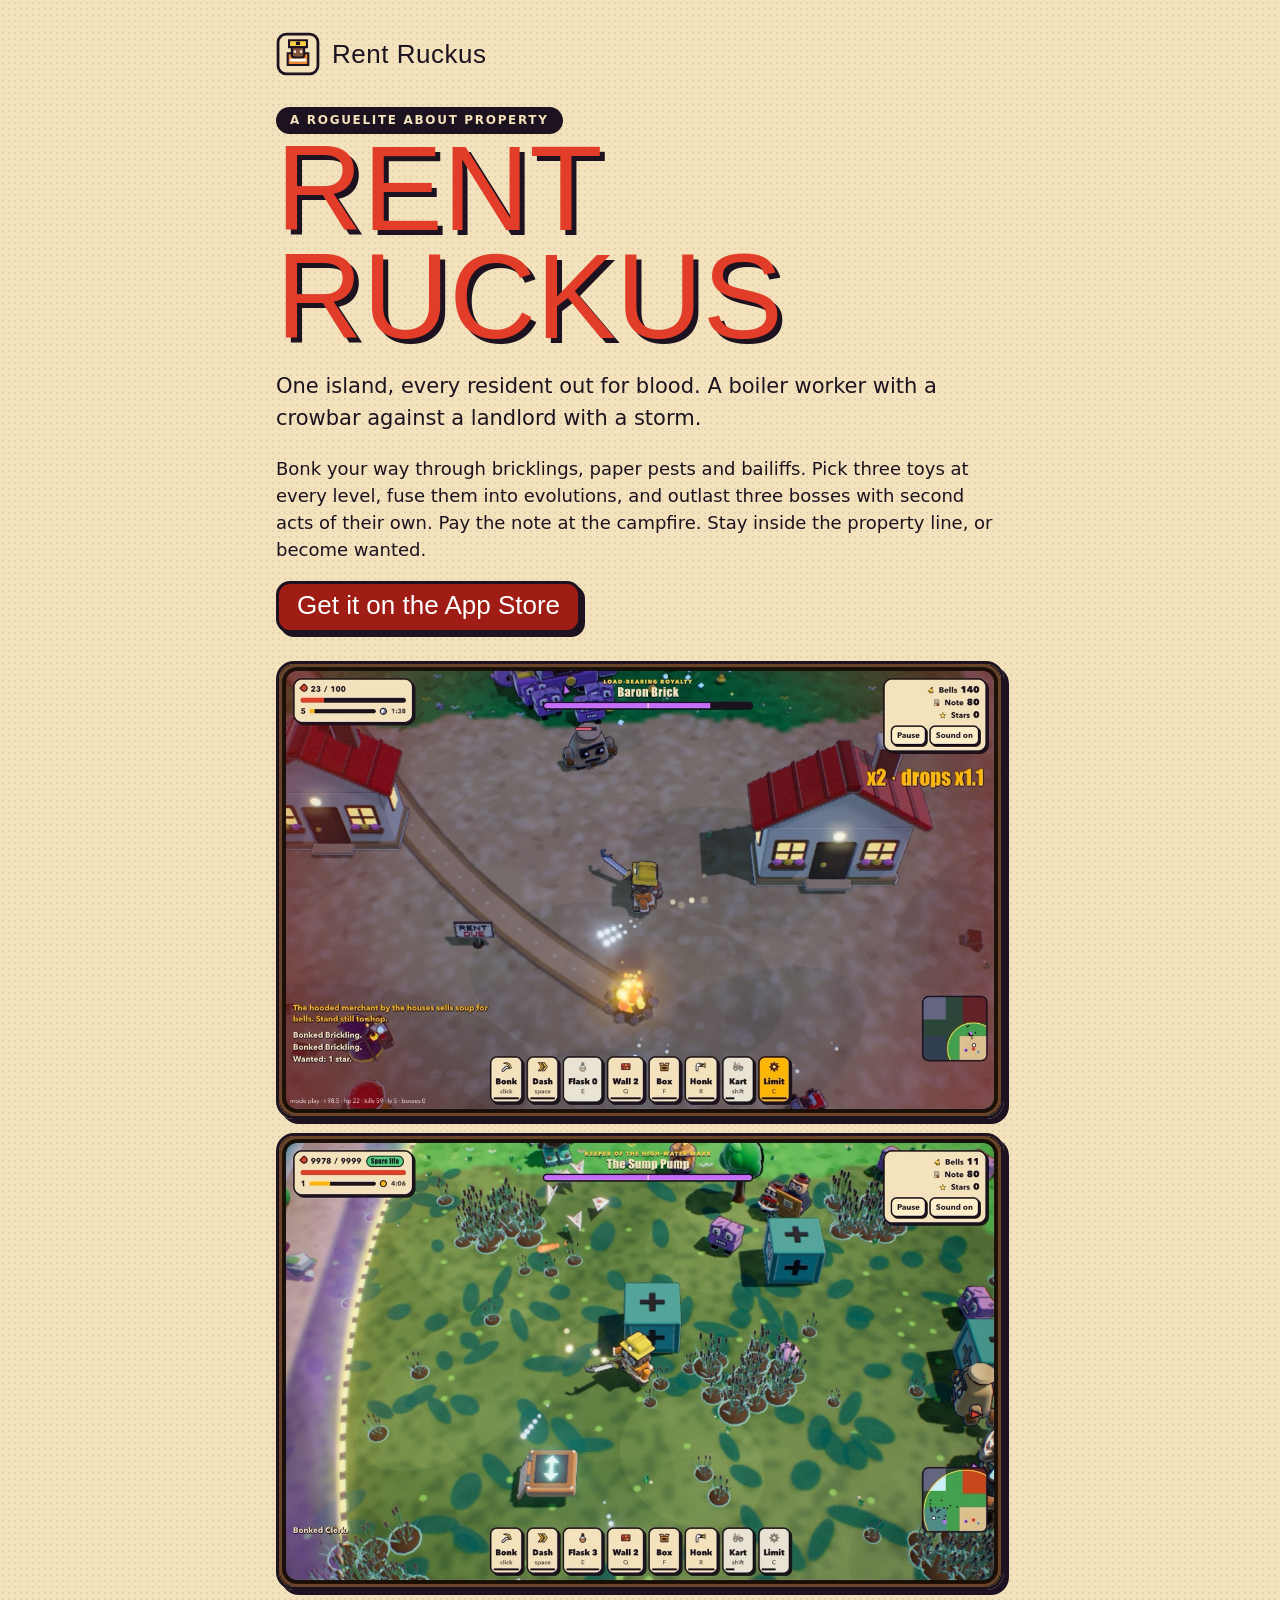
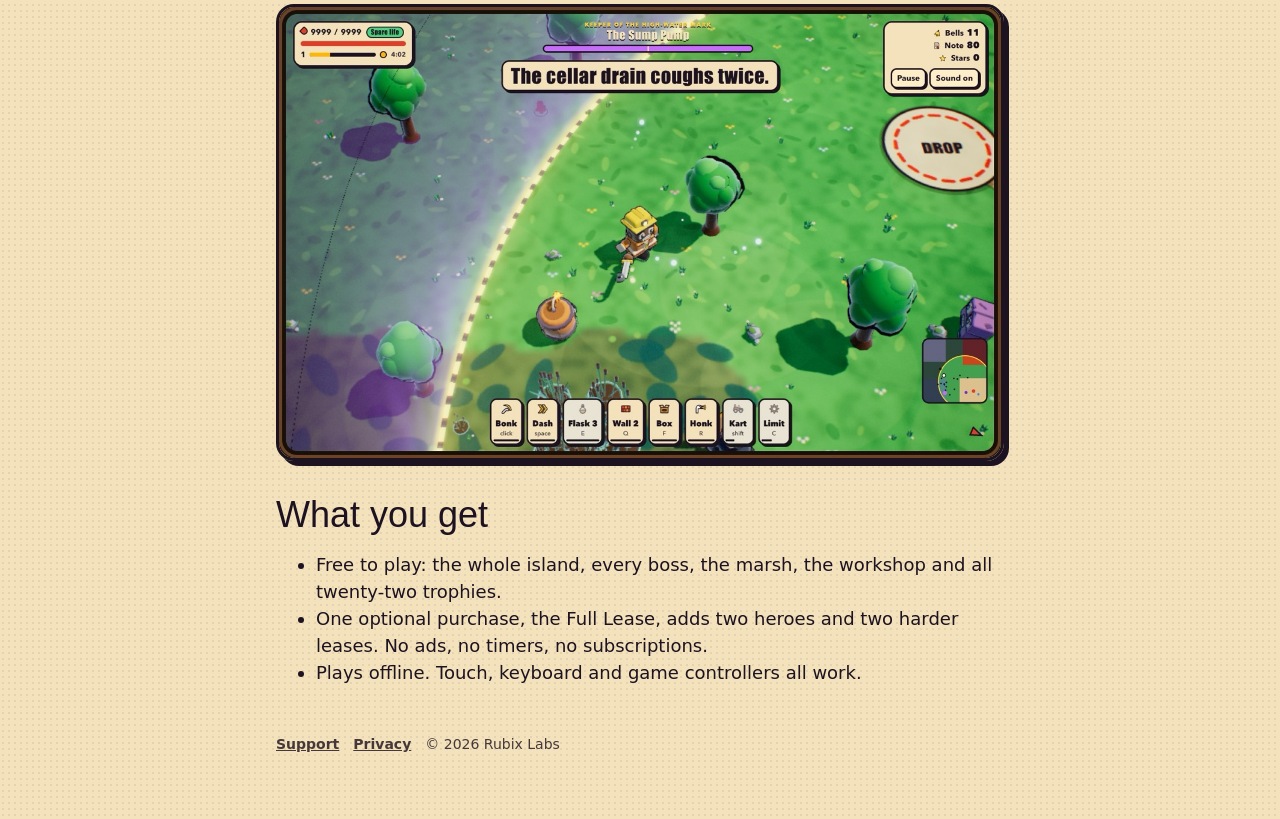
<file: index.html>
<!doctype html>
<html lang="en">
<head>
<meta charset="utf-8">
<meta name="viewport" content="width=device-width, initial-scale=1">
<title>Rent Ruckus</title>
<meta name="description" content="A roguelite brawler about property. One island, every resident out for blood. A boiler worker with a crowbar against a landlord with a storm.">
<link rel="icon" href="img/icon.svg">
<link rel="stylesheet" href="style.css">
</head>
<body>
<main>
  <header class="top"><img src="img/icon.svg" alt=""><a href="./">Rent Ruckus</a></header>
  <span class="kicker">A roguelite about property</span>
  <h1>RENT<br>RUCKUS</h1>
  <p class="lede">One island, every resident out for blood. A boiler worker with a crowbar against a landlord with a storm.</p>
  <p>Bonk your way through bricklings, paper pests and bailiffs. Pick three toys at every level, fuse them into evolutions, and outlast three bosses with second acts of their own. Pay the note at the campfire. Stay inside the property line, or become wanted.</p>
  <p><a class="button" id="store" href="https://apps.apple.com/app/id6838391936">Get it on the App Store</a></p>
  <div class="shots">
    <img src="img/boss.jpg" alt="Baron Brick fights the hero in the village" width="1200" height="750" loading="lazy">
    <img src="img/marsh.jpg" alt="The Sump Pump boss in the reed marsh" width="1200" height="750" loading="lazy">
    <img src="img/cine.jpg" alt="The marsh boss wakes at the edge of the storm" width="1200" height="750" loading="lazy">
  </div>
  <h2>What you get</h2>
  <ul>
    <li>Free to play: the whole island, every boss, the marsh, the workshop and all twenty-two trophies.</li>
    <li>One optional purchase, the Full Lease, adds two heroes and two harder leases. No ads, no timers, no subscriptions.</li>
    <li>Plays offline. Touch, keyboard and game controllers all work.</li>
  </ul>
  <footer><a href="support/">Support</a><a href="privacy/">Privacy</a>© 2026 Rubix Labs</footer>
</main>
</body>
</html>
</file>
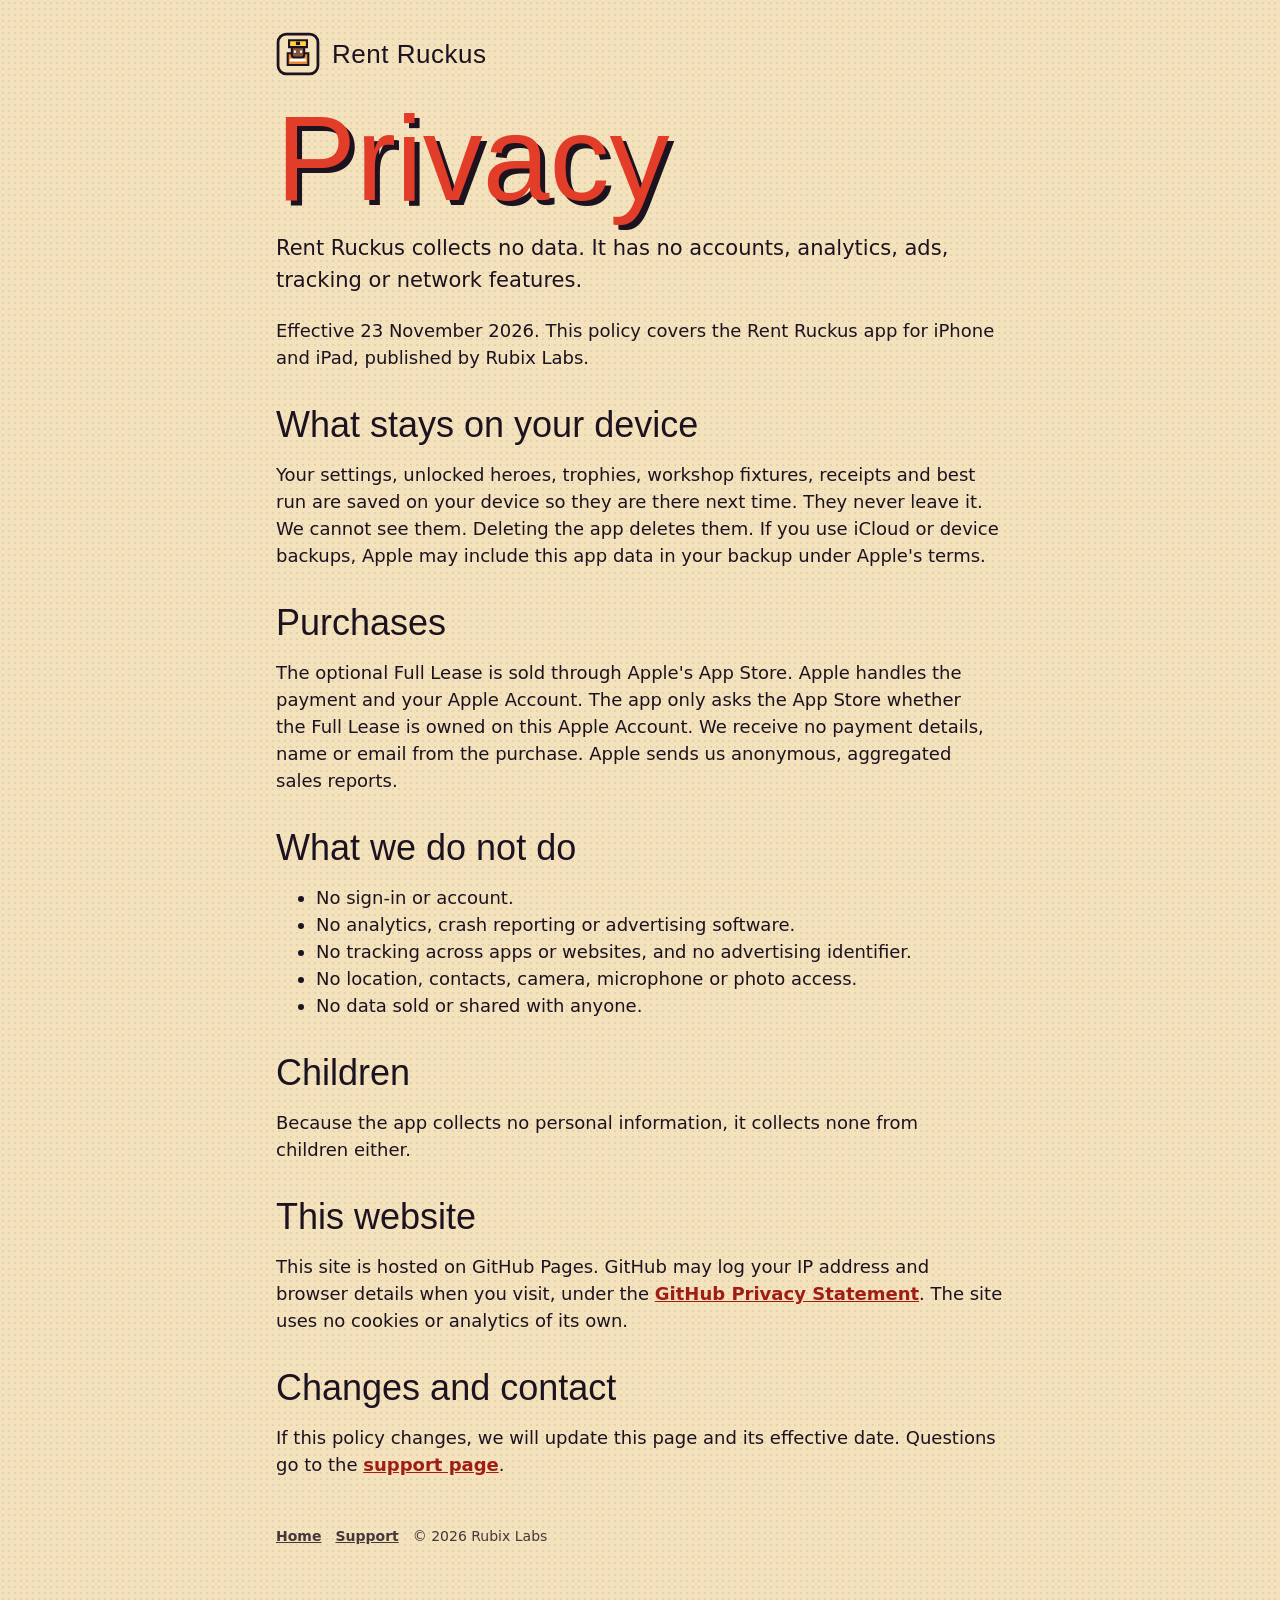
<file: privacy/index.html>
<!doctype html>
<html lang="en">
<head>
<meta charset="utf-8">
<meta name="viewport" content="width=device-width, initial-scale=1">
<title>Rent Ruckus privacy policy</title>
<link rel="icon" href="../img/icon.svg">
<link rel="stylesheet" href="../style.css">
</head>
<body>
<main>
  <header class="top"><img src="../img/icon.svg" alt=""><a href="../">Rent Ruckus</a></header>
  <h1>Privacy</h1>
  <p class="lede">Rent Ruckus collects no data. It has no accounts, analytics, ads, tracking or network features.</p>
  <p>Effective 23 November 2026. This policy covers the Rent Ruckus app for iPhone and iPad, published by Rubix Labs.</p>

  <h2>What stays on your device</h2>
  <p>Your settings, unlocked heroes, trophies, workshop fixtures, receipts and best run are saved on your device so they are there next time. They never leave it. We cannot see them. Deleting the app deletes them. If you use iCloud or device backups, Apple may include this app data in your backup under Apple's terms.</p>

  <h2>Purchases</h2>
  <p>The optional Full Lease is sold through Apple's App Store. Apple handles the payment and your Apple Account. The app only asks the App Store whether the Full Lease is owned on this Apple Account. We receive no payment details, name or email from the purchase. Apple sends us anonymous, aggregated sales reports.</p>

  <h2>What we do not do</h2>
  <ul>
    <li>No sign-in or account.</li>
    <li>No analytics, crash reporting or advertising software.</li>
    <li>No tracking across apps or websites, and no advertising identifier.</li>
    <li>No location, contacts, camera, microphone or photo access.</li>
    <li>No data sold or shared with anyone.</li>
  </ul>

  <h2>Children</h2>
  <p>Because the app collects no personal information, it collects none from children either.</p>

  <h2>This website</h2>
  <p>This site is hosted on GitHub Pages. GitHub may log your IP address and browser details when you visit, under the <a href="https://docs.github.com/en/site-policy/privacy-policies/github-general-privacy-statement">GitHub Privacy Statement</a>. The site uses no cookies or analytics of its own.</p>

  <h2>Changes and contact</h2>
  <p>If this policy changes, we will update this page and its effective date. Questions go to the <a href="../support/">support page</a>.</p>
  <footer><a href="../">Home</a><a href="../support/">Support</a>© 2026 Rubix Labs</footer>
</main>
</body>
</html>
</file>
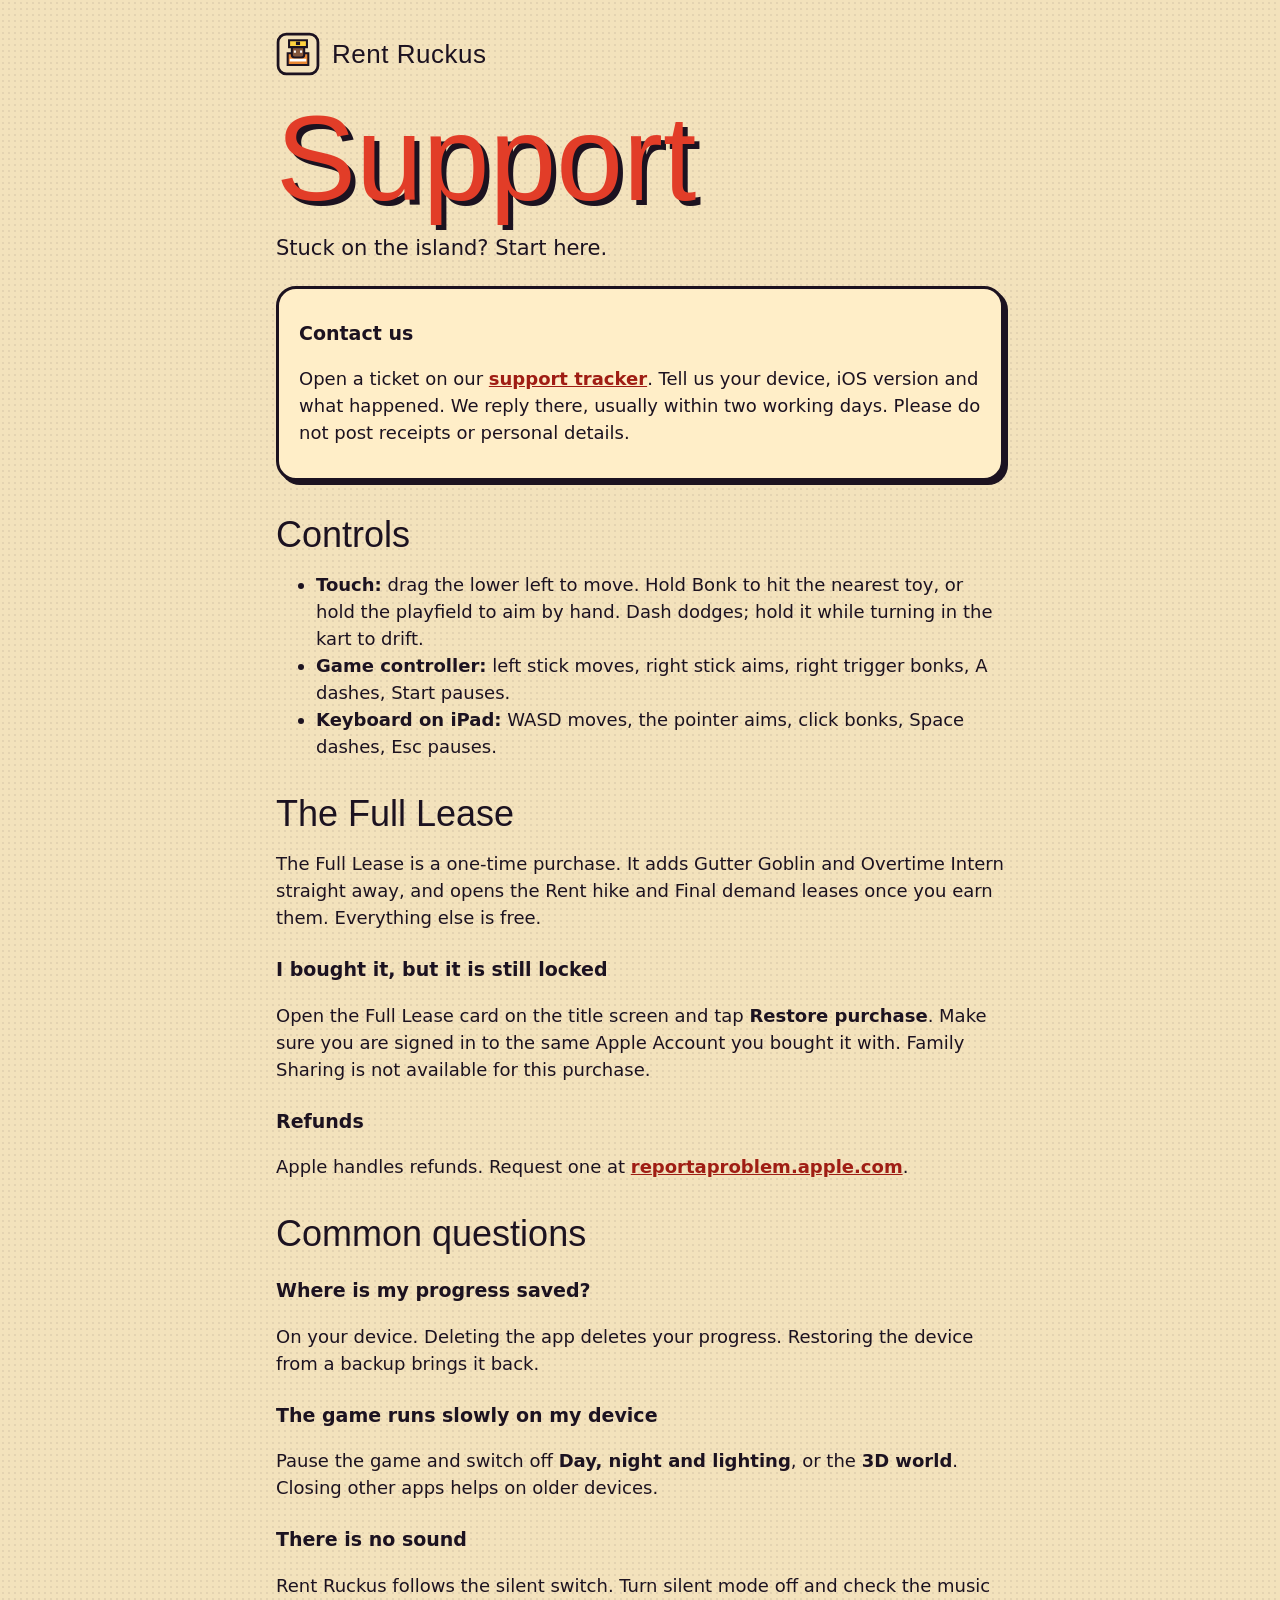
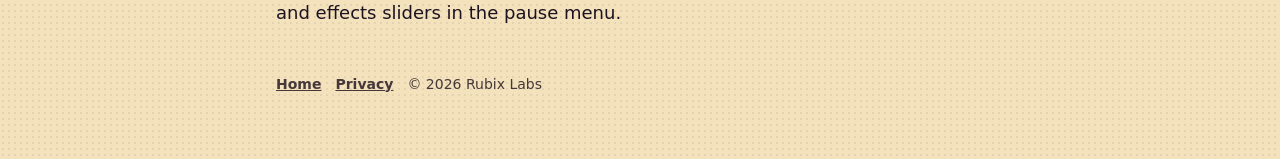
<file: support/index.html>
<!doctype html>
<html lang="en">
<head>
<meta charset="utf-8">
<meta name="viewport" content="width=device-width, initial-scale=1">
<title>Rent Ruckus support</title>
<link rel="icon" href="../img/icon.svg">
<link rel="stylesheet" href="../style.css">
</head>
<body>
<main>
  <header class="top"><img src="../img/icon.svg" alt=""><a href="../">Rent Ruckus</a></header>
  <h1>Support</h1>
  <p class="lede">Stuck on the island? Start here.</p>

  <div class="card">
    <h3>Contact us</h3>
    <p>Open a ticket on our <a href="https://github.com/rubix-labs-hq/rent-ruckus/issues/new">support tracker</a>. Tell us your device, iOS version and what happened. We reply there, usually within two working days. Please do not post receipts or personal details.</p>
  </div>

  <h2>Controls</h2>
  <ul>
    <li><b>Touch:</b> drag the lower left to move. Hold Bonk to hit the nearest toy, or hold the playfield to aim by hand. Dash dodges; hold it while turning in the kart to drift.</li>
    <li><b>Game controller:</b> left stick moves, right stick aims, right trigger bonks, A dashes, Start pauses.</li>
    <li><b>Keyboard on iPad:</b> WASD moves, the pointer aims, click bonks, Space dashes, Esc pauses.</li>
  </ul>

  <h2>The Full Lease</h2>
  <p>The Full Lease is a one-time purchase. It adds Gutter Goblin and Overtime Intern straight away, and opens the Rent hike and Final demand leases once you earn them. Everything else is free.</p>
  <h3>I bought it, but it is still locked</h3>
  <p>Open the Full Lease card on the title screen and tap <b>Restore purchase</b>. Make sure you are signed in to the same Apple Account you bought it with. Family Sharing is not available for this purchase.</p>
  <h3>Refunds</h3>
  <p>Apple handles refunds. Request one at <a href="https://reportaproblem.apple.com">reportaproblem.apple.com</a>.</p>

  <h2>Common questions</h2>
  <h3>Where is my progress saved?</h3>
  <p>On your device. Deleting the app deletes your progress. Restoring the device from a backup brings it back.</p>
  <h3>The game runs slowly on my device</h3>
  <p>Pause the game and switch off <b>Day, night and lighting</b>, or the <b>3D world</b>. Closing other apps helps on older devices.</p>
  <h3>There is no sound</h3>
  <p>Rent Ruckus follows the silent switch. Turn silent mode off and check the music and effects sliders in the pause menu.</p>

  <footer><a href="../">Home</a><a href="../privacy/">Privacy</a>© 2026 Rubix Labs</footer>
</main>
</body>
</html>
</file>
<file: style.css>
:root { --ink:#1c1220; --paper:#f3e2bc; --paper-2:#ffeec8; --red:#9f1d14; --red-hot:#e23d28; --gold:#ffb703; --muted:#46383a;
  --display: Impact, Haettenschweiler, "Arial Narrow Bold", "Arial Black", sans-serif; --body: "Avenir Next", "Segoe UI", system-ui, sans-serif; color-scheme: light; }
* { box-sizing: border-box; }
html { background: var(--ink); }
body { margin: 0; font: 18px/1.5 var(--body); color: var(--ink); background: var(--paper);
  background-image: radial-gradient(circle, rgba(28,18,32,.07) .9px, transparent 1.35px); background-size: 6px 6px; }
main { max-width: 760px; margin: 0 auto; padding: 32px 16px 64px; }
header.top { display: flex; align-items: center; gap: 12px; margin-bottom: 28px; }
header.top img { width: 44px; height: 44px; }
header.top a { font: 400 26px/1 var(--display); color: var(--ink); text-decoration: none; letter-spacing: .02em; }
h1 { font: 400 clamp(64px, 16vw, 120px)/.9 var(--display); color: var(--red-hot); text-shadow: 5px 5px 0 var(--ink); margin: 0 0 16px; }
h2 { font: 400 36px/1 var(--display); margin: 36px 0 10px; }
h3 { margin: 24px 0 6px; font-size: 19px; }
p, li { text-wrap: pretty; }
a { color: var(--red); font-weight: 700; }
.kicker { display: inline-block; background: var(--ink); color: var(--paper); border-radius: 99px; padding: 4px 14px;
  font: 800 12px/1.6 var(--body); letter-spacing: .14em; text-transform: uppercase; }
.lede { font-size: 21px; max-width: 34em; }
.shots { display: grid; gap: 14px; margin: 28px 0; }
.shots img { width: 100%; height: auto; border: 3px solid var(--ink); border-radius: 18px; box-shadow: 5px 5px 0 var(--ink); display: block; }
.button { display: inline-block; background: var(--red); color: #fff; text-decoration: none; border: 3px solid var(--ink); border-radius: 14px;
  padding: 6px 18px 9px; font: 400 26px/1.2 var(--display); box-shadow: 4px 4px 0 var(--ink); }
.card { background: var(--paper-2); border: 3px solid var(--ink); border-radius: 20px; padding: 6px 20px 14px; box-shadow: 4px 4px 0 var(--ink); margin: 20px 0; }
footer { margin-top: 48px; font-size: 14px; color: var(--muted); }
footer a { color: var(--muted); margin-right: 14px; }
</file>
